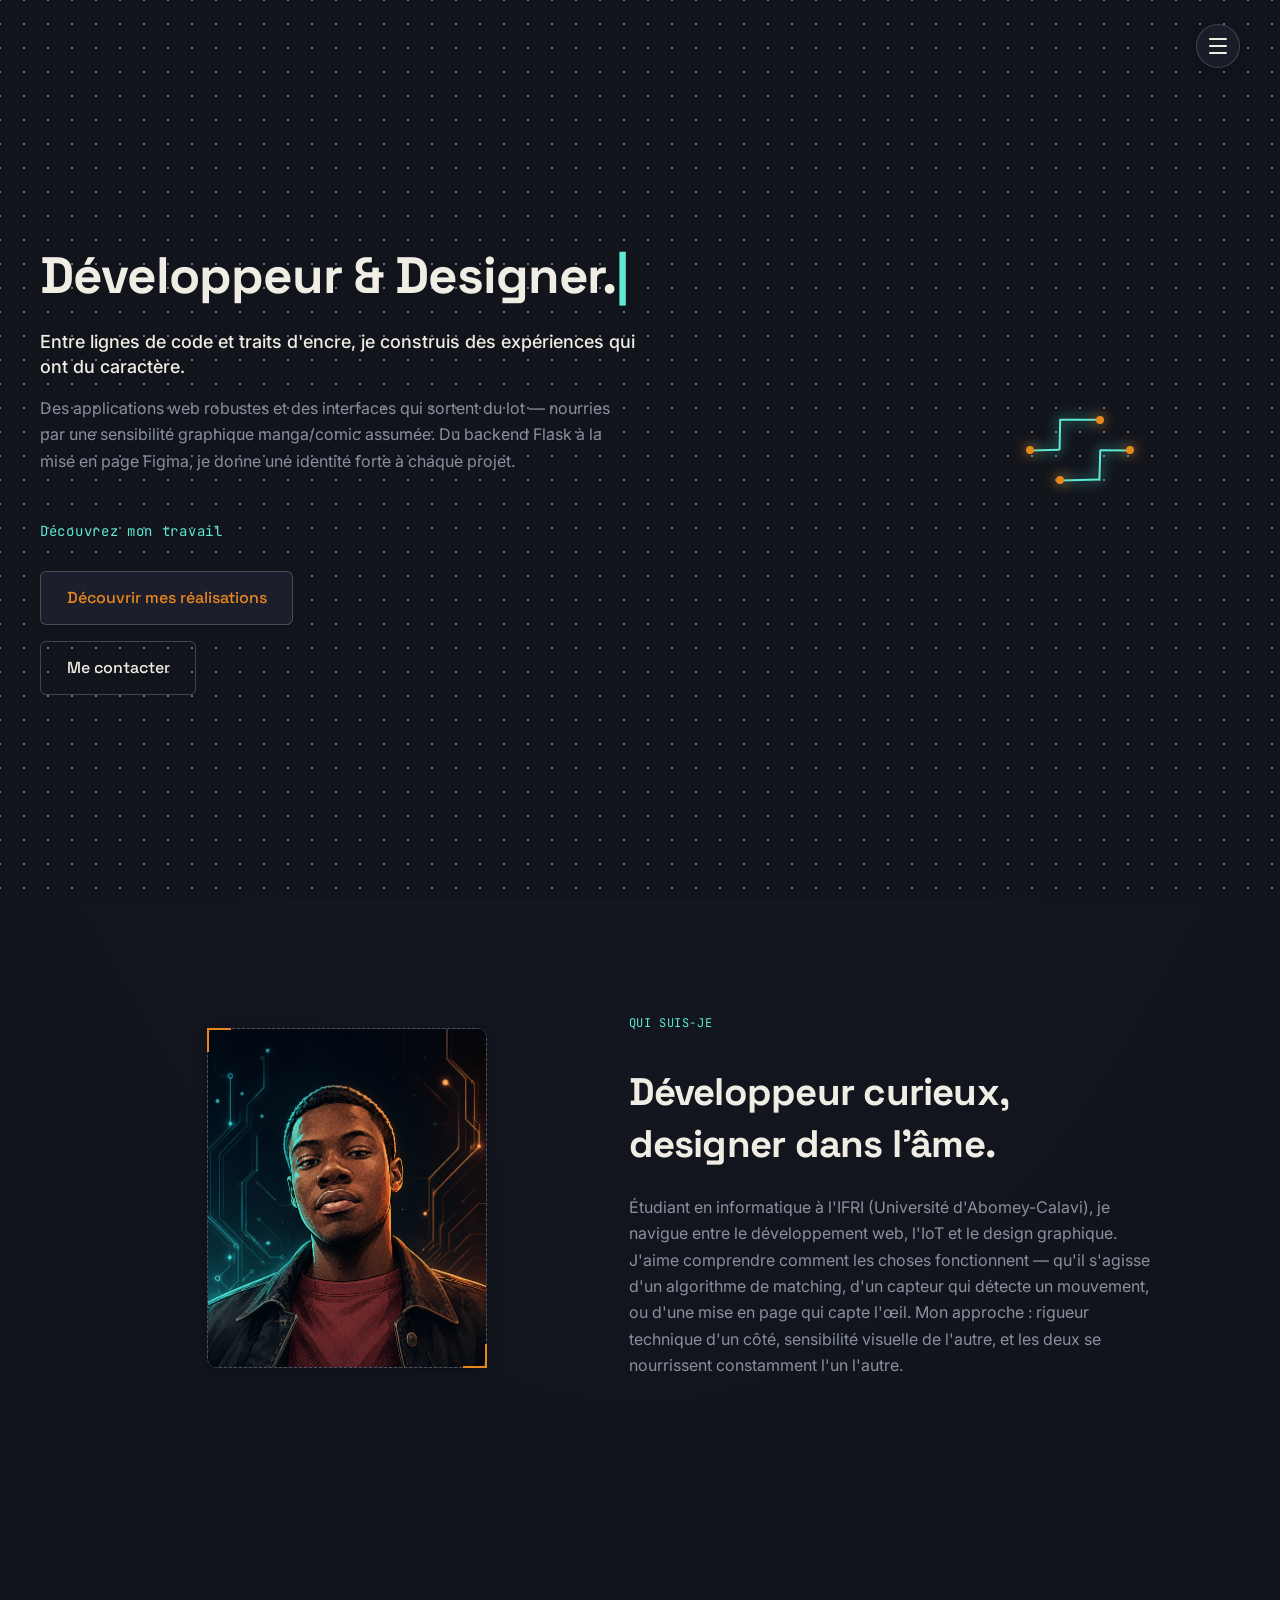
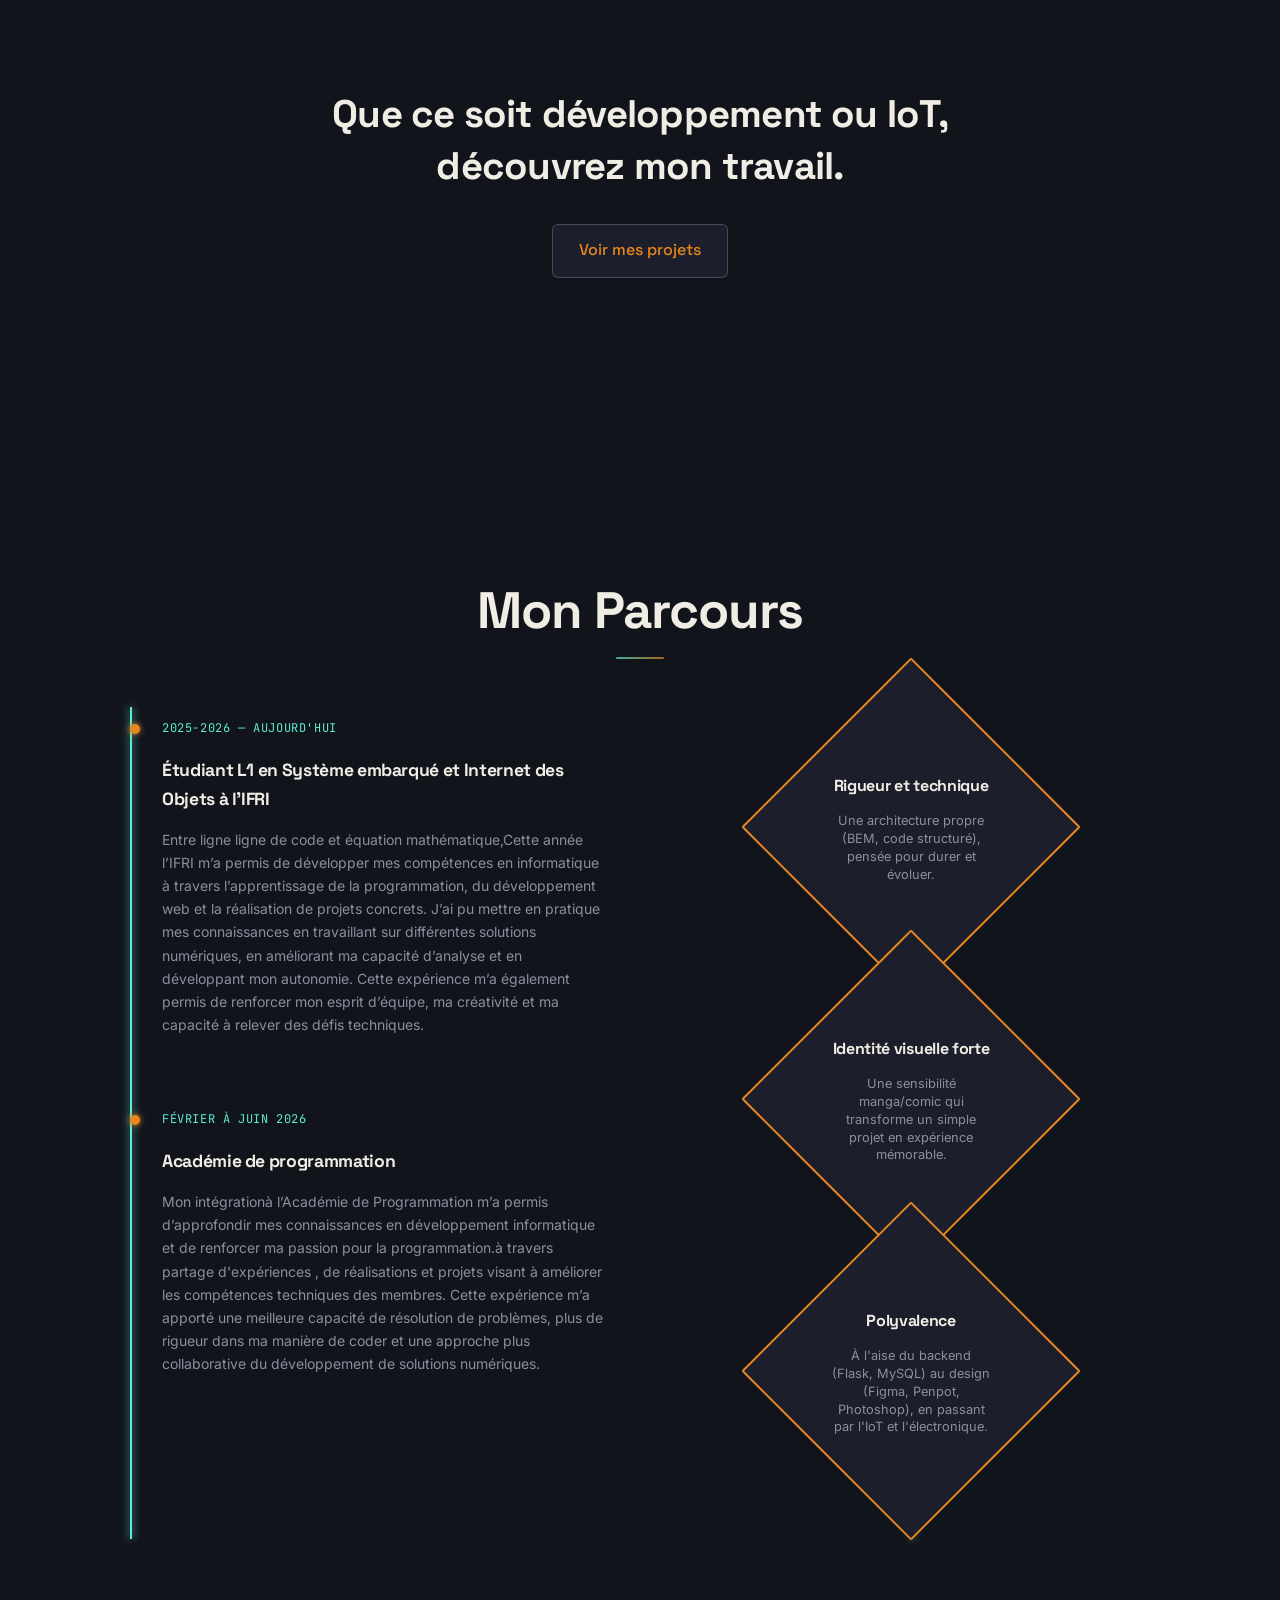
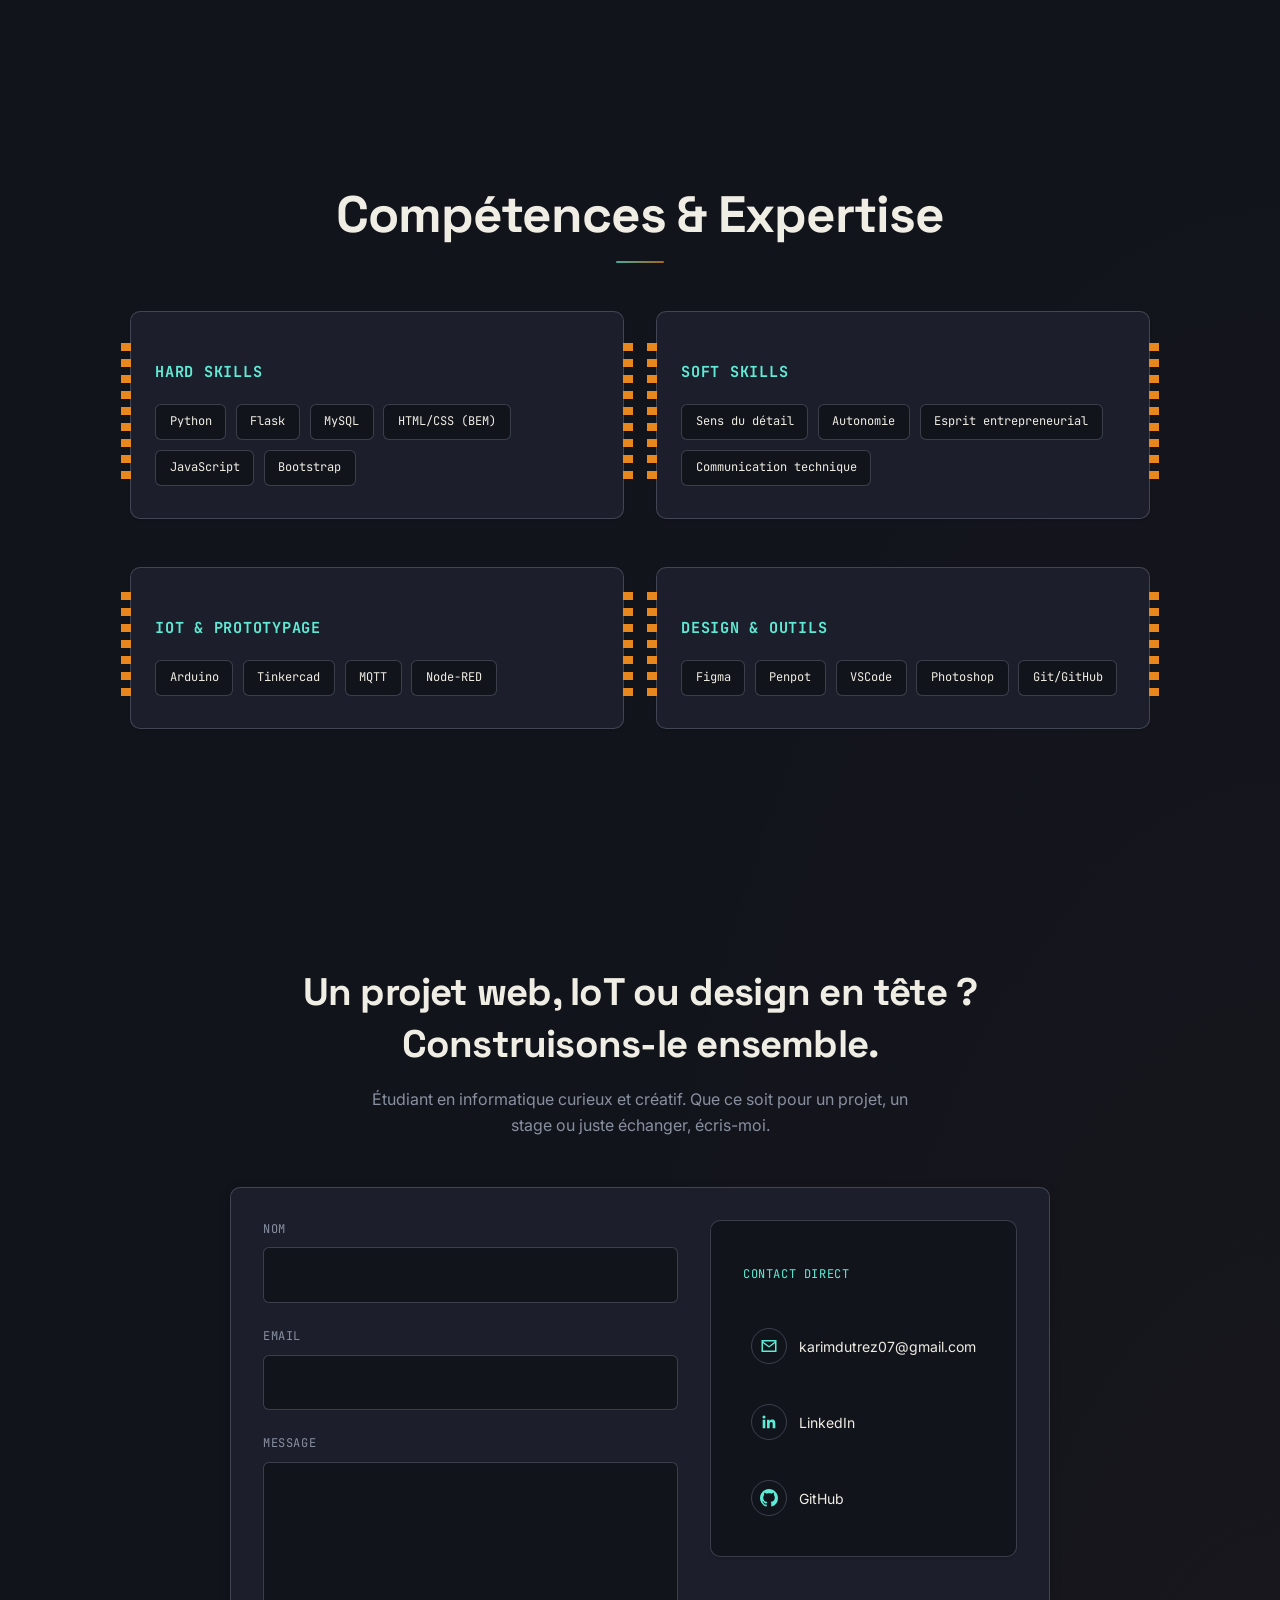
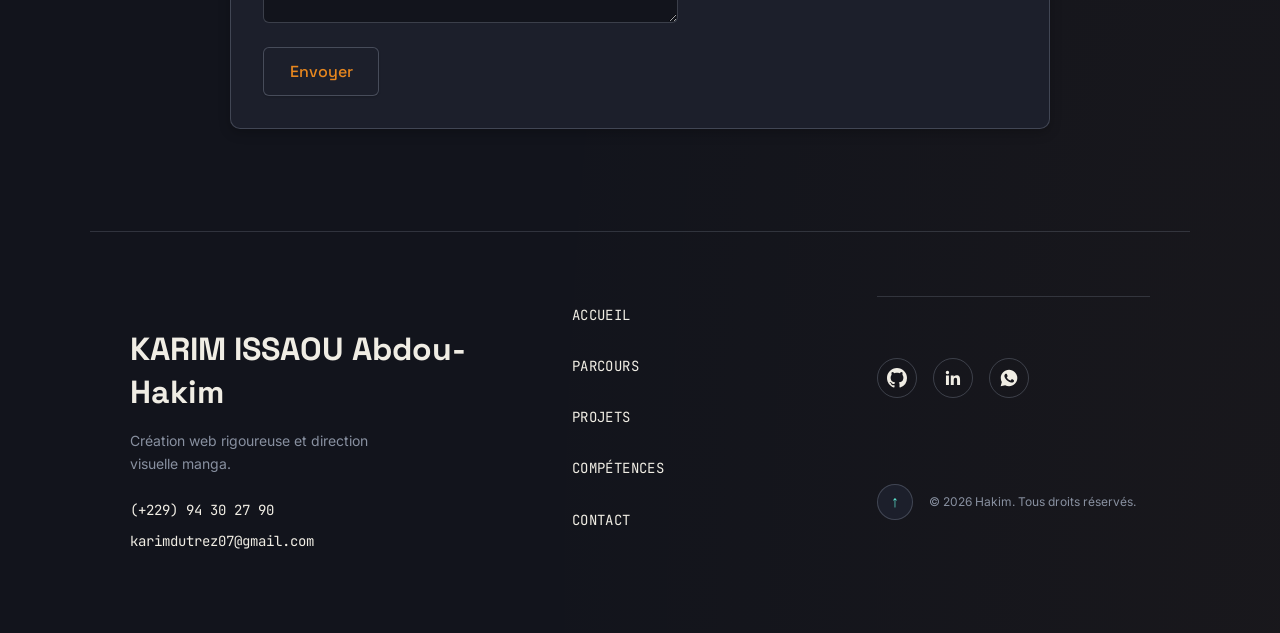
<file: index.html>
<!DOCTYPE html>
<html lang="fr">
<head>
    <meta charset="UTF-8">
    <meta name="viewport" content="width=device-width, initial-scale=1.0">
    <link rel="preconnect" href="https://fonts.googleapis.com">
    <link href="https://fonts.googleapis.com/css2?family=Space+Grotesk:wght@500;700&family=Inter:wght@400;500&family=JetBrains+Mono:wght@400;600&display=swap" rel="stylesheet">
    <link rel="stylesheet" href="styles.css">
    <link rel="icon" type="image/png" href="images/favicon.png">
    <script src="scripts.js" defer></script>
    <title>Développeur & Designer — Hakim</title>
    <meta name="description" content="Portfolio de KARIM ISSAOU Abdou-Hakim, étudiant en informatique à l'IFRI — développement web, IoT et design graphique.">
</head>

<body>
    <header class="site-header">
        <button class="nav-toggle" aria-label="Ouvrir le menu" aria-expanded="false" aria-controls="site-nav">
  <span class="nav-toggle__bar"></span>
  <span class="nav-toggle__bar"></span>
  <span class="nav-toggle__bar"></span>
</button>

<nav id="site-nav" class="site-nav" aria-label="Navigation principale">
  <a href="#presentation">Présentation</a>
  <a href="#competences">Compétences</a>
  <a href="#parcours">Parcours</a>
  <a href="#projets">Projets</a>
  <a href="#contact">Contact</a>
</nav>
    </header>

    <main>
        <section id="hero" class="hero">
            <canvas class="hero__canvas"></canvas>
            <div class="hero__content">
               <h1 class="hero__title">
                <span class="hero__title-visible" aria-hidden="true"></span>
                <span class="hero__title-sr-only sr-only">Développeur & Designer.</span>
                </h1>            
                <p class="hero__subtitle">Entre lignes de code et traits d'encre, je construis des expériences qui ont du caractère.</p>
                <p class="hero__description">Des applications web robustes et des interfaces qui sortent du lot — nourries par une sensibilité graphique manga/comic assumée. Du backend Flask à la mise en page Figma, je donne une identité forte à chaque projet.</p>
            <div class="hero__cta-group">
                <p class="hero__cta-label">Découvrez mon travail</p>
                <a href="#projets" class="hero__cta hero__cta--primary">Découvrir mes réalisations</a>
                <a href="#contact" class="hero__cta hero__cta--secondary">Me contacter</a>
            </div>
            </div>
            <div class="hero__visual">
                <canvas class="hero__sensor"></canvas>
            </div>
        </section>

        <section id="presentation" class="presentation">
         <div class="presentation__visual">
  <div class="presentation__avatar-placeholder">
    <img src="images\file_000000005cac82469929b2a4e5533a2c.png" alt="Portrait de Hakim" class="presentation__avatar-img">
  </div>
</div>

        <div class="presentation__text">
            <p class="presentation__eyebrow">Qui suis-je</p>
            <h2 class="presentation__title">Développeur curieux, designer dans l'âme.</h2>
            <p class="presentation__body">
             Étudiant en informatique à l'IFRI (Université d'Abomey-Calavi), je navigue entre le développement web,
            l'IoT et le design graphique. J'aime comprendre comment les choses fonctionnent — qu'il s'agisse
            d'un algorithme de matching, d'un capteur qui détecte un mouvement, ou d'une mise en page qui capte l'œil.
            Mon approche : rigueur technique d'un côté, sensibilité visuelle de l'autre, et les deux se nourrissent
            constamment l'un l'autre.
            </p>
        </div>

        </section>

            <section id="projets" class="projets">
        <canvas class="projets__canvas bg-canvas"></canvas>
          <div class="projets__cta-content">
              <h2 class="projets__title">Que ce soit développement ou IoT,<br>découvrez mon travail.</h2>
              <a href="projet.html" class="projets__cta-button">Voir mes projets</a>
         </div>
    </section>
<section id="parcours" class="parcours">
  <h2 class="parcours__title">Mon Parcours</h2>

  <div class="parcours__columns">
    <!-- Colonne 1 : timeline chronologique -->
    <div class="parcours__timeline">
      <div class="parcours__milestone">
        <div class="parcours__milestone-marker"></div>
        <div class="parcours__milestone-content">
          <p class="parcours__milestone-date">2025-2026 — Aujourd'hui</p>
          <h3 class="parcours__milestone-title">Étudiant L1 en Système embarqué et Internet des Objets à l'IFRI</h3>
          <p class="parcours__milestone-text">Entre ligne ligne de code et équation mathématique,Cette année l’IFRI m’a permis de développer mes compétences en informatique à travers l’apprentissage de la programmation, du développement web et la réalisation de projets concrets. J’ai pu mettre en pratique mes connaissances en travaillant sur différentes solutions numériques, en améliorant ma capacité d’analyse et en développant mon autonomie. Cette expérience m’a également permis de renforcer mon esprit d’équipe, ma créativité et ma capacité à relever des défis techniques.</p>
        </div>
      </div>

      <div class="parcours__milestone">
        <div class="parcours__milestone-marker"></div>
        <div class="parcours__milestone-content">
          <p class="parcours__milestone-date">février à juin 2026</p>
          <h3 class="parcours__milestone-title">Académie de programmation</h3>
          <p class="parcours__milestone-text">Mon intégrationà l’Académie de Programmation m’a permis d’approfondir mes connaissances en développement informatique et de renforcer ma passion pour la programmation.à travers partage d'expériences , de réalisations  et projets visant à améliorer les compétences techniques des membres. Cette expérience m’a apporté une meilleure capacité de résolution de problèmes, plus de rigueur dans ma manière de coder et une approche plus collaborative du développement de solutions numériques.</p>
        </div>
      </div>
    </div>

    <!-- Colonne 2 : les 3 losanges existants -->
    <div class="parcours__strengths">
      <article class="parcours__strength">
        <div class="parcours__strength-diamond"></div>
        <div class="parcours__strength-content">
          <h3 class="parcours__strength-title">Rigueur et technique</h3>
          <p class="parcours__strength-text">Une architecture propre (BEM, code structuré), pensée pour durer et évoluer.</p>
        </div>
      </article>
      <article class="parcours__strength">
        <div class="parcours__strength-diamond"></div>
        <div class="parcours__strength-content">
          <h3 class="parcours__strength-title">Identité visuelle forte</h3>
          <p class="parcours__strength-text">Une sensibilité manga/comic qui transforme un simple projet en expérience mémorable.</p>
        </div>
      </article>
      <article class="parcours__strength">
        <div class="parcours__strength-diamond"></div>
        <div class="parcours__strength-content">
          <h3 class="parcours__strength-title">Polyvalence</h3>
          <p class="parcours__strength-text">À l'aise du backend (Flask, MySQL) au design (Figma, Penpot, Photoshop), en passant par l'IoT et l'électronique.</p>
        </div>
      </article>
    </div>
  </div>
</section>

        <section id="competences" class="competences">
  <h2 class="competences__title">Compétences & Expertise</h2>

  <div class="competences__grid">
    <article class="competences__item">
      <h3 class="competences__item-title">Hard Skills</h3>
      <div class="competences__skills">
        <span class="competences__skill">Python</span>
        <span class="competences__skill">Flask</span>
        <span class="competences__skill">MySQL</span>
        <span class="competences__skill">HTML/CSS (BEM)</span>
        <span class="competences__skill">JavaScript</span>
        <span class="competences__skill">Bootstrap</span>
      </div>
    </article>

    <article class="competences__item">
      <h3 class="competences__item-title">Soft Skills</h3>
      <div class="competences__skills">
        <span class="competences__skill">Sens du détail</span>
        <span class="competences__skill">Autonomie</span>
        <span class="competences__skill">Esprit entrepreneurial</span>
        <span class="competences__skill">Communication technique</span>
      </div>
    </article>

    <article class="competences__item">
      <h3 class="competences__item-title">IoT & Prototypage</h3>
      <div class="competences__skills">
        <span class="competences__skill">Arduino</span>
        <span class="competences__skill">Tinkercad</span>
        <span class="competences__skill">MQTT</span>
        <span class="competences__skill">Node-RED</span>
      </div>
    </article>

    <article class="competences__item">
      <h3 class="competences__item-title">Design & Outils</h3>
      <div class="competences__skills">
        <span class="competences__skill">Figma</span>
        <span class="competences__skill">Penpot</span>
        <span class="competences__skill">VSCode</span>
        <span class="competences__skill">Photoshop</span>
        <span class="competences__skill">Git/GitHub</span>
      </div>
    </article>
  </div>
        </section>

<section id="contact" class="contact">
  <div class="contact__intro-block">
    <h2 class="contact__title">Un projet web, IoT ou design en tête ? Construisons-le ensemble.</h2>
    <p class="contact__intro">Étudiant en informatique curieux et créatif. Que ce soit pour un projet, un stage ou juste échanger, écris-moi.</p>
  </div>

  <div class="contact__columns">
    <form class="contact__form" action="https://formspree.io/f/TON_ID_ICI" method="POST">
      <div class="contact__field">
        <label for="name">Nom</label>
        <input type="text" id="name" name="name" required>
      </div>
      <div class="contact__field">
        <label for="email">Email</label>
        <input type="email" id="email" name="email" required>
      </div>
      <div class="contact__field">
        <label for="message">Message</label>
        <textarea id="message" name="message" rows="5" required></textarea>
      </div>
      <button type="submit" class="contact__submit">Envoyer</button>
    </form>

    <div class="contact__direct">
      <p class="contact__direct-label">Contact direct</p>
      <a href="mailto:karimdutrez07@gmail.com" class="contact__direct-link">
        <span class="contact__direct-icon">
          <svg viewBox="0 0 24 24" width="18" height="18" fill="currentColor"><path d="M2 4h20v16H2V4zm2 2v.01L12 12l8-5.99V6H4zm16 2.24l-7.4 5.55a1 1 0 0 1-1.2 0L4 8.24V18h16V8.24z"/></svg>
        </span>
        karimdutrez07@gmail.com
      </a>
      <a href="https://www.linkedin.com/in/hakim-issaou-676a4a39b" target="_blank" rel="noopener noreferrer" class="contact__direct-link">
        <span class="contact__direct-icon">
          <svg viewBox="0 0 24 24" width="18" height="18" fill="currentColor"><path d="M20.45 20.45h-3.55v-5.57c0-1.33-.025-3.04-1.85-3.04-1.855 0-2.14 1.445-2.14 2.94v5.67H9.36V9h3.41v1.56h.05c.475-.9 1.635-1.85 3.365-1.85 3.6 0 4.265 2.37 4.265 5.455v6.28zM5.34 7.43a2.06 2.06 0 1 1 0-4.12 2.06 2.06 0 0 1 0 4.12zM7.12 20.45H3.56V9h3.56v11.45z"/></svg>
        </span>
        LinkedIn
      </a>
      <a href="https://github.com/Kim-AII" target="_blank" rel="noopener noreferrer" class="contact__direct-link">
        <span class="contact__direct-icon">
          <svg viewBox="0 0 24 24" width="18" height="18" fill="currentColor"><path d="M12 0C5.37 0 0 5.37 0 12c0 5.31 3.435 9.795 8.205 11.385.6.105.825-.255.825-.57 0-.285-.015-1.23-.015-2.235-3.015.555-3.795-.735-4.035-1.41-.135-.345-.72-1.41-1.23-1.695-.42-.225-1.02-.78-.015-.795.945-.015 1.62.87 1.845 1.23 1.08 1.815 2.805 1.305 3.495.99.105-.78.42-1.305.765-1.605-2.67-.3-5.46-1.335-5.46-5.925 0-1.305.465-2.385 1.23-3.225-.12-.3-.54-1.53.12-3.18 0 0 1.005-.315 3.3 1.23.96-.27 1.98-.405 3-.405s2.04.135 3 .405c2.295-1.56 3.3-1.23 3.3-1.23.66 1.65.24 2.88.12 3.18.765.84 1.23 1.905 1.23 3.225 0 4.605-2.805 5.625-5.475 5.925.435.375.81 1.095.81 2.22 0 1.605-.015 2.895-.015 3.3 0 .315.225.69.825.57A12.02 12.02 0 0 0 24 12c0-6.63-5.37-12-12-12z"/></svg>
        </span>
        GitHub
      </a>
    </div>
  </div>
</section>
    </main>

<footer class="site-footer">
  <div class="site-footer__top">
    <div class="site-footer__brand">
      <p class="site-footer__logo">KARIM ISSAOU Abdou-Hakim</p>
      <p class="site-footer__tagline">Création web rigoureuse et direction visuelle manga.</p>
      <div class="site-footer__contact">
        <a href="tel:+22994302790">(+229) 94 30 27 90</a>
        <a href="mailto:karimdutrez07@gmail.com">karimdutrez07@gmail.com</a>
      </div>
    </div>

    <nav class="site-footer__nav" aria-label="Navigation du pied de page">
      <a href="index.html">Accueil</a>
      <a href="index.html#parcours">Parcours</a>
      <a href="index.html#projets">Projets</a>
      <a href="index.html#competences">Compétences</a>
      <a href="index.html#contact">Contact</a>
    </nav>

  <div class="site-footer__bottom">
    <div class="site-footer__socials">
      <a href="https://github.com/Kim-AII" target="_blank" rel="noopener noreferrer" aria-label="GitHub">
        <svg viewBox="0 0 24 24" width="20" height="20" fill="currentColor">
          <path d="M12 0C5.37 0 0 5.37 0 12c0 5.31 3.435 9.795 8.205 11.385.6.105.825-.255.825-.57 0-.285-.015-1.23-.015-2.235-3.015.555-3.795-.735-4.035-1.41-.135-.345-.72-1.41-1.23-1.695-.42-.225-1.02-.78-.015-.795.945-.015 1.62.87 1.845 1.23 1.08 1.815 2.805 1.305 3.495.99.105-.78.42-1.305.765-1.605-2.67-.3-5.46-1.335-5.46-5.925 0-1.305.465-2.385 1.23-3.225-.12-.3-.54-1.53.12-3.18 0 0 1.005-.315 3.3 1.23.96-.27 1.98-.405 3-.405s2.04.135 3 .405c2.295-1.56 3.3-1.23 3.3-1.23.66 1.65.24 2.88.12 3.18.765.84 1.23 1.905 1.23 3.225 0 4.605-2.805 5.625-5.475 5.925.435.375.81 1.095.81 2.22 0 1.605-.015 2.895-.015 3.3 0 .315.225.69.825.57A12.02 12.02 0 0 0 24 12c0-6.63-5.37-12-12-12z"/>
        </svg>
      </a>
      <a href="https://www.linkedin.com/in/hakim-issaou-676a4a39b?utm_source=share_via&utm_content=profile&utm_medium=member_android" target="_blank" rel="noopener noreferrer" aria-label="LinkedIn">
        <svg viewBox="0 0 24 24" width="20" height="20" fill="currentColor">
          <path d="M20.45 20.45h-3.55v-5.57c0-1.33-.025-3.04-1.85-3.04-1.855 0-2.14 1.445-2.14 2.94v5.67H9.36V9h3.41v1.56h.05c.475-.9 1.635-1.85 3.365-1.85 3.6 0 4.265 2.37 4.265 5.455v6.28zM5.34 7.43a2.06 2.06 0 1 1 0-4.12 2.06 2.06 0 0 1 0 4.12zM7.12 20.45H3.56V9h3.56v11.45z"/>
        </svg>
      </a>
      <a href="https://wa.me/22994302790" target="_blank" rel="noopener noreferrer" aria-label="WhatsApp">
        <svg viewBox="0 0 24 24" width="20" height="20" fill="currentColor">
          <path d="M12.04 2C6.58 2 2.13 6.45 2.13 11.91c0 1.77.46 3.42 1.27 4.86L2 22l5.36-1.36a9.9 9.9 0 0 0 4.68 1.19h.01c5.46 0 9.91-4.45 9.91-9.91C21.96 6.45 17.5 2 12.04 2zm5.79 14.13c-.24.68-1.4 1.3-1.93 1.34-.5.05-1.02.24-3.4-.71-2.88-1.15-4.72-4.06-4.86-4.25-.14-.19-1.17-1.55-1.17-2.96s.73-2.1.99-2.39c.26-.28.56-.35.75-.35.19 0 .38 0 .54.01.18.01.4-.07.63.48.24.58.81 1.99.88 2.13.07.14.12.31.02.5-.1.19-.15.31-.29.48-.14.17-.3.38-.43.51-.14.14-.29.29-.13.57.17.28.75 1.24 1.61 2.01 1.11.99 2.05 1.3 2.33 1.44.28.14.44.12.6-.07.17-.19.71-.83.9-1.11.19-.28.38-.24.63-.14.26.09 1.65.78 1.93.92.29.14.48.21.55.33.07.12.07.68-.17 1.36z"/>
        </svg>
      </a>
    </div>

    <div class="site-footer__meta">
      <button class="site-footer__back-to-top" aria-label="Remonter en haut de page">&uarr;</button>
      <p class="site-footer__copyright">&copy; 2026 Hakim. Tous droits réservés.</p>
    </div>
  </div>
</footer>
</body>
</html>
</file>
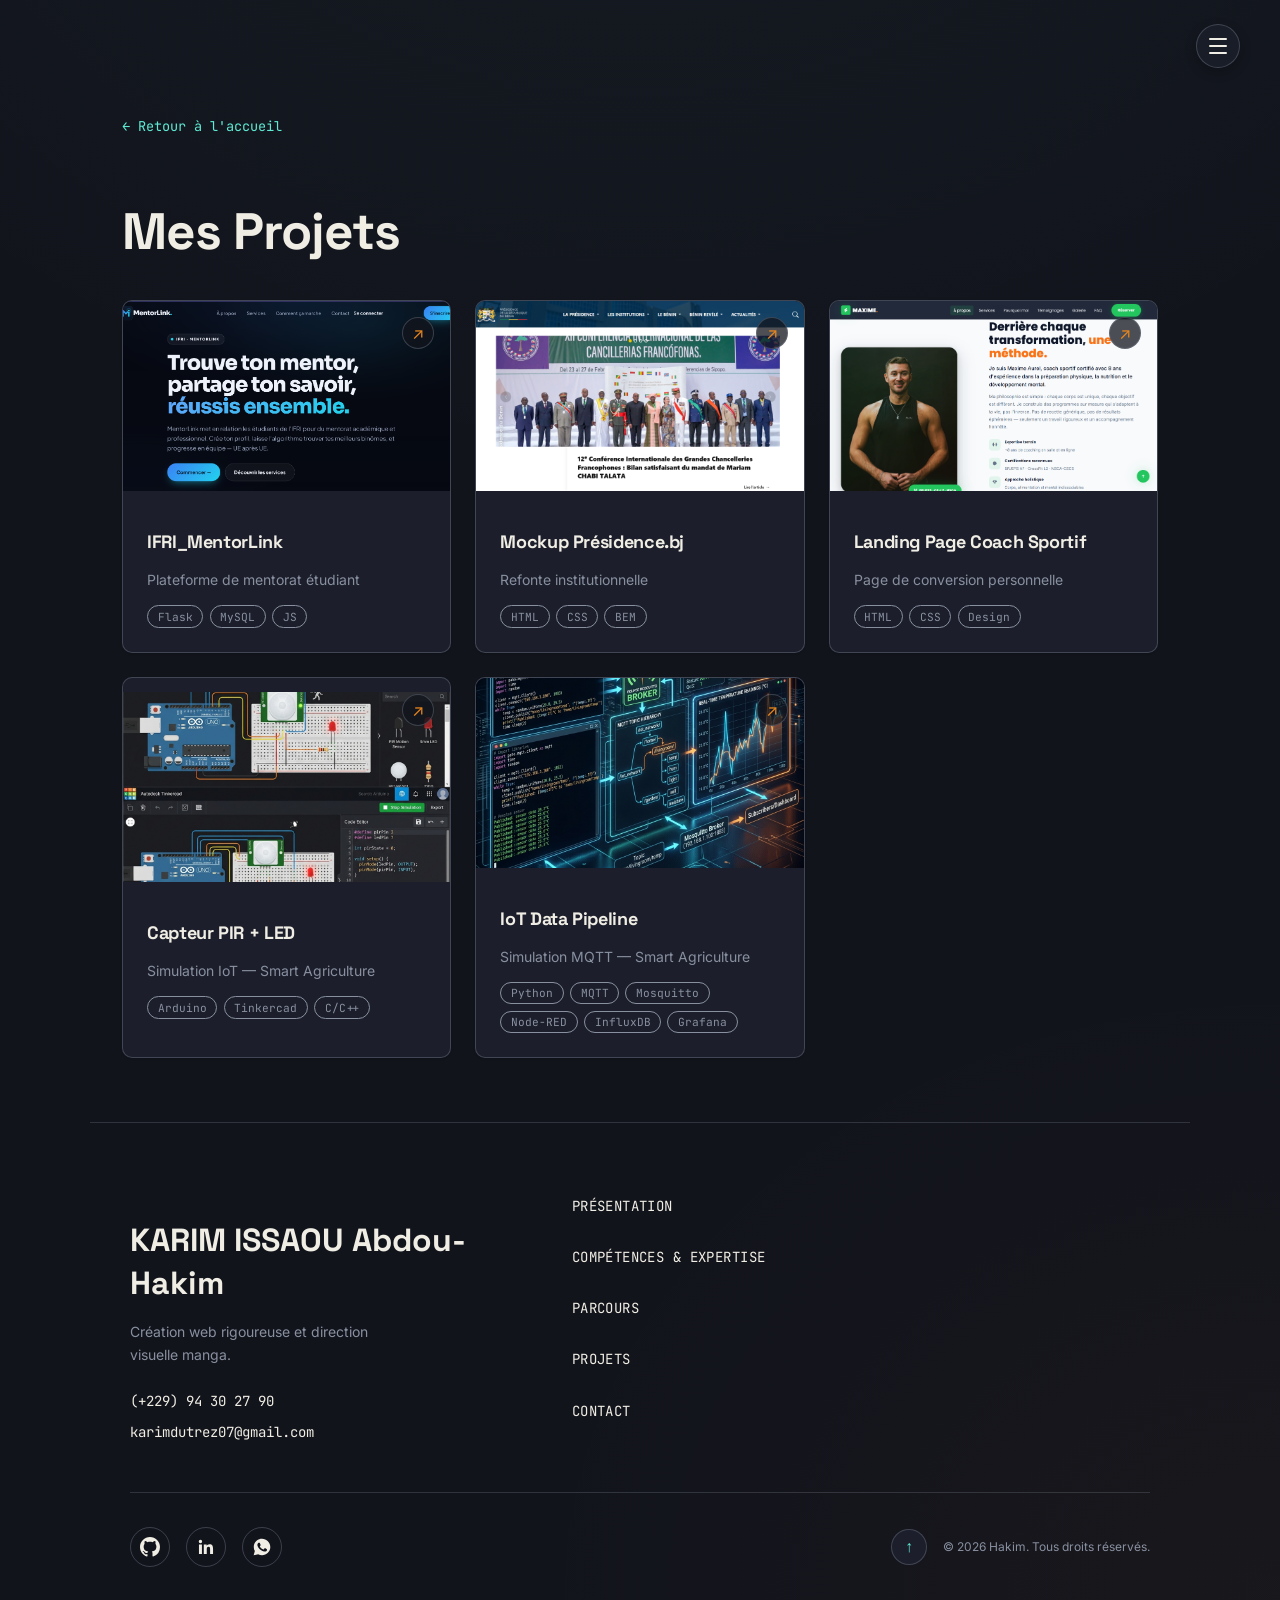
<file: projet.html>
<!DOCTYPE html>
<html lang="fr">
<head>
  <meta charset="UTF-8">
  <meta name="viewport" content="width=device-width, initial-scale=1.0">
  <link rel="preconnect" href="https://fonts.googleapis.com">
  <link href="https://fonts.googleapis.com/css2?family=Space+Grotesk:wght@500;700&family=Inter:wght@400;500&family=JetBrains+Mono:wght@400;600&display=swap" rel="stylesheet">
  <link rel="stylesheet" href="styles.css">
  <link rel="icon" type="image/png" href="images/favicon.png">
  <script src="scripts.js" defer></script>
  <title>Mes Projets — Hakim</title>
  <meta name="description" content="Détail des projets de Hakim : développement web, IoT et design.">
</head>
<body>

  <!-- Header avec bouton hamburger identique à index.html -->
  <header class="site-header">
    <button class="nav-toggle" aria-label="Ouvrir le menu" aria-expanded="false" aria-controls="site-nav">
      <span class="nav-toggle__bar"></span>
      <span class="nav-toggle__bar"></span>
      <span class="nav-toggle__bar"></span>
    </button>

    <nav id="site-nav" class="site-nav" aria-label="Navigation principale">
      <a href="index.html#presentation">Présentation</a>
      <a href="index.html#competences">Compétences &amp; Expertise</a>
      <a href="index.html#parcours">Parcours</a>
      <a href="index.html#projets">Projets</a>
      <a href="index.html#contact">Contact</a>
    </nav>
  </header>

  <main class="projets-page">
    <a href="index.html" class="projets-page__back">&larr; Retour à l'accueil</a>
    <h1 class="projets-page__title">Mes Projets</h1>

    <div class="projets-page__grid">

      <!-- Projet 1 : MentorLink -->
      <button class="projets-page__card" data-project="mentorlink">
        <img src="images/mentorlink.png" alt="Capture du projet IFRI_MentorLink" class="projets-page__card-img">
        <div class="projets-page__card-info">
          <h2 class="projets-page__card-title">IFRI_MentorLink</h2>
          <p class="projets-page__card-subtitle">Plateforme de mentorat étudiant</p>
          <div class="projets-page__card-tags">
            <span>Flask</span><span>MySQL</span><span>JS</span>
          </div>
        </div>
        <span class="projets-page__card-arrow">&#8599;</span>
      </button>

      <!-- Projet 2 : Présidence -->
      <button class="projets-page__card" data-project="presidence">
        <img src="images/presidence.png" alt="Capture du mockup Présidence.bj" class="projets-page__card-img">
        <div class="projets-page__card-info">
          <h2 class="projets-page__card-title">Mockup Présidence.bj</h2>
          <p class="projets-page__card-subtitle">Refonte institutionnelle</p>
          <div class="projets-page__card-tags">
            <span>HTML</span><span>CSS</span><span>BEM</span>
          </div>
        </div>
        <span class="projets-page__card-arrow">&#8599;</span>
      </button>

      <!-- Projet 3 : Coach Sportif -->
      <button class="projets-page__card" data-project="coach">
        <img src="images/coach.png" alt="Capture de la landing page Coach Sportif" class="projets-page__card-img">
        <div class="projets-page__card-info">
          <h2 class="projets-page__card-title">Landing Page Coach Sportif</h2>
          <p class="projets-page__card-subtitle">Page de conversion personnelle</p>
          <div class="projets-page__card-tags">
            <span>HTML</span><span>CSS</span><span>Design</span>
          </div>
        </div>
        <span class="projets-page__card-arrow">&#8599;</span>
      </button>

      <!-- Projet 4 : Capteur PIR -->
      <button class="projets-page__card" data-project="pir">
        <img src="images/pir.png" alt="Simulation du capteur PIR sur Tinkercad" class="projets-page__card-img">
        <div class="projets-page__card-info">
          <h2 class="projets-page__card-title">Capteur PIR + LED</h2>
          <p class="projets-page__card-subtitle">Simulation IoT — Smart Agriculture</p>
          <div class="projets-page__card-tags">
            <span>Arduino</span><span>Tinkercad</span><span>C/C++</span>
          </div>
        </div>
        <span class="projets-page__card-arrow">&#8599;</span>
      </button>

      <!-- Projet 5 : MQTT -->
      <button class="projets-page__card" data-project="mqtt">
        <img src="images/mqtt.png" alt="Pipeline IoT MQTT" class="projets-page__card-img">
        <div class="projets-page__card-info">
          <h2 class="projets-page__card-title">IoT Data Pipeline</h2>
          <p class="projets-page__card-subtitle">Simulation MQTT — Smart Agriculture</p>
          <div class="projets-page__card-tags">
            <span>Python</span><span>MQTT</span><span>Mosquitto</span><span>Node-RED</span><span>InfluxDB</span><span>Grafana</span>
          </div>
        </div>
        <span class="projets-page__card-arrow">&#8599;</span>
      </button>
    </div>
  </main>

  <!-- L'overlay : UN SEUL bloc, réutilisé pour les 5 projets -->
  <div class="project-overlay" id="project-overlay" aria-hidden="true">
    <button class="project-overlay__close" aria-label="Fermer le détail">&times;</button>
    <div class="project-overlay__content" id="project-overlay-content">
      <!-- rempli dynamiquement par JS -->
    </div>
  </div>

<footer class="site-footer">
  <div class="site-footer__top">
    <div class="site-footer__brand">
      <p class="site-footer__logo">KARIM ISSAOU Abdou-Hakim</p>
      <p class="site-footer__tagline">Création web rigoureuse et direction visuelle manga.</p>
      <div class="site-footer__contact">
        <a href="tel:+22994302790">(+229) 94 30 27 90</a>
        <a href="mailto:karimdutrez07@gmail.com">karimdutrez07@gmail.com</a>
      </div>
    </div>

    <nav class="site-footer__nav" aria-label="Navigation du pied de page">
      <a href="index.html#presentation">Présentation</a>
      <a href="index.html#competences">Compétences &amp; Expertise</a>
      <a href="index.html#parcours">Parcours</a>
      <a href="index.html#projets">Projets</a>
      <a href="index.html#contact">Contact</a>
    </nav>
  </div>

  <div class="site-footer__bottom">
    <div class="site-footer__socials">
      <a href="https://github.com/Kim-AII" target="_blank" rel="noopener noreferrer" aria-label="GitHub">
        <svg viewBox="0 0 24 24" width="20" height="20" fill="currentColor">
          <path d="M12 0C5.37 0 0 5.37 0 12c0 5.31 3.435 9.795 8.205 11.385.6.105.825-.255.825-.57 0-.285-.015-1.23-.015-2.235-3.015.555-3.795-.735-4.035-1.41-.135-.345-.72-1.41-1.23-1.695-.42-.225-1.02-.78-.015-.795.945-.015 1.62.87 1.845 1.23 1.08 1.815 2.805 1.305 3.495.99.105-.78.42-1.305.765-1.605-2.67-.3-5.46-1.335-5.46-5.925 0-1.305.465-2.385 1.23-3.225-.12-.3-.54-1.53.12-3.18 0 0 1.005-.315 3.3 1.23.96-.27 1.98-.405 3-.405s2.04.135 3 .405c2.295-1.56 3.3-1.23 3.3-1.23.66 1.65.24 2.88.12 3.18.765.84 1.23 1.905 1.23 3.225 0 4.605-2.805 5.625-5.475 5.925.435.375.81 1.095.81 2.22 0 1.605-.015 2.895-.015 3.3 0 .315.225.69.825.57A12.02 12.02 0 0 0 24 12c0-6.63-5.37-12-12-12z"/>
        </svg>
      </a>
      <a href="https://www.linkedin.com/in/hakim-issaou-676a4a39b?utm_source=share_via&utm_content=profile&utm_medium=member_android" target="_blank" rel="noopener noreferrer" aria-label="LinkedIn">
        <svg viewBox="0 0 24 24" width="20" height="20" fill="currentColor">
          <path d="M20.45 20.45h-3.55v-5.57c0-1.33-.025-3.04-1.85-3.04-1.855 0-2.14 1.445-2.14 2.94v5.67H9.36V9h3.41v1.56h.05c.475-.9 1.635-1.85 3.365-1.85 3.6 0 4.265 2.37 4.265 5.455v6.28zM5.34 7.43a2.06 2.06 0 1 1 0-4.12 2.06 2.06 0 0 1 0 4.12zM7.12 20.45H3.56V9h3.56v11.45z"/>
        </svg>
      </a>
      <a href="https://wa.me/22994302790" target="_blank" rel="noopener noreferrer" aria-label="WhatsApp">
        <svg viewBox="0 0 24 24" width="20" height="20" fill="currentColor">
          <path d="M12.04 2C6.58 2 2.13 6.45 2.13 11.91c0 1.77.46 3.42 1.27 4.86L2 22l5.36-1.36a9.9 9.9 0 0 0 4.68 1.19h.01c5.46 0 9.91-4.45 9.91-9.91C21.96 6.45 17.5 2 12.04 2zm5.79 14.13c-.24.68-1.4 1.3-1.93 1.34-.5.05-1.02.24-3.4-.71-2.88-1.15-4.72-4.06-4.86-4.25-.14-.19-1.17-1.55-1.17-2.96s.73-2.1.99-2.39c.26-.28.56-.35.75-.35.19 0 .38 0 .54.01.18.01.4-.07.63.48.24.58.81 1.99.88 2.13.07.14.12.31.02.5-.1.19-.15.31-.29.48-.14.17-.3.38-.43.51-.14.14-.29.29-.13.57.17.28.75 1.24 1.61 2.01 1.11.99 2.05 1.3 2.33 1.44.28.14.44.12.6-.07.17-.19.71-.83.9-1.11.19-.28.38-.24.63-.14.26.09 1.65.78 1.93.92.29.14.48.21.55.33.07.12.07.68-.17 1.36z"/>
        </svg>
      </a>
    </div>

    <div class="site-footer__meta">
      <button class="site-footer__back-to-top" aria-label="Remonter en haut de page">&uarr;</button>
      <p class="site-footer__copyright">&copy; 2026 Hakim. Tous droits réservés.</p>
    </div>
  </div>
</footer>
<div class="lightbox" id="lightbox" aria-hidden="true">
  <button class="lightbox__close" aria-label="Fermer l'aperçu">&times;</button>
  <div class="lightbox__inner" id="lightbox-content"></div>
</div>
</body>
</html>
</file>
<file: styles.css>
:root {
  /* Couleurs — identité conservée */
  --color-ink:         #12141C;
  --color-ink-soft:    #1C1F2B;
  --color-paper:       #F0EDE4;
  --color-graphite:    #8890A0;
  --color-graphite-soft: #6B7285;
  --color-solder:      #E8871E;
  --color-signal:      #5EEAD4;

  /* Espacements */
  --space-xs:  0.5rem;
  --space-sm:  0.75rem;
  --space-md:  1rem;
  --space-lg:  1.5rem;
  --space-xl:  2rem;
  --space-2xl: 3rem;
  --space-3xl: 4rem;
  --space-section: clamp(4rem, 8vw, 7rem);
  --container-max: 1100px;
  --container-gutter: clamp(1.25rem, 4vw, 2.5rem);

  /* Rayons */
  --radius-sm: 6px;
  --radius-md: 10px;
  --radius-lg: 14px;
  --radius-full: 9999px;

  /* Ombres — profondeur douce */
  --shadow-xs: 0 1px 2px rgba(0, 0, 0, 0.18);
  --shadow-sm: 0 4px 12px rgba(0, 0, 0, 0.22);
  --shadow-md: 0 8px 24px rgba(0, 0, 0, 0.28);
  --shadow-lg: 0 16px 40px rgba(0, 0, 0, 0.32);
  --shadow-glow-signal: 0 0 20px rgba(94, 234, 212, 0.15);
  --shadow-glow-solder: 0 0 20px rgba(232, 135, 30, 0.18);

  /* Transitions */
  --ease-out: cubic-bezier(0.22, 1, 0.36, 1);
  --duration-fast: 200ms;
  --duration-base: 320ms;
  --duration-slow: 480ms;

  /* Typographie */
  --text-xs: 0.75rem;
  --text-sm: 0.875rem;
  --text-base: 1rem;
  --text-lg: 1.125rem;
  --text-xl: clamp(1.5rem, 2.5vw, 2.125rem);
  --text-2xl: clamp(1.75rem, 3vw, 2.625rem);
  --text-3xl: clamp(2rem, 4vw, 3.25rem);
  --leading-tight: 1.15;
  --leading-snug: 1.35;
  --leading-normal: 1.65;
  --tracking-tight: -0.02em;
  --tracking-wide: 0.05em;
}

*, *::before, *::after {
  box-sizing: border-box;
}

html {
  scroll-behavior: smooth;
  -webkit-font-smoothing: antialiased;
  -moz-osx-font-smoothing: grayscale;
}

@media (prefers-reduced-motion: reduce) {
  html {
    scroll-behavior: auto;
  }
}

body {
  background-color: var(--color-ink);
  color: var(--color-paper);
  font-family: 'Inter', sans-serif;
  font-size: var(--text-base);
  line-height: var(--leading-normal);
  margin: 0;
  background-image:
    radial-gradient(ellipse 80% 50% at 50% -20%, rgba(94, 234, 212, 0.04), transparent),
    radial-gradient(ellipse 60% 40% at 100% 100%, rgba(232, 135, 30, 0.03), transparent);
}

::selection {
  background-color: rgba(94, 234, 212, 0.25);
  color: var(--color-paper);
}

h1, h2, h3 {
  font-family: 'Space Grotesk', sans-serif;
  font-weight: 700;
  letter-spacing: var(--tracking-tight);
}

/* Focus accessible — visible uniquement au clavier */
:focus-visible {
  outline: 2px solid var(--color-signal);
  outline-offset: 3px;
}

/* Boutons & liens interactifs — base commune */
.btn-interactive {
  transition:
    transform var(--duration-fast) var(--ease-out),
    box-shadow var(--duration-base) var(--ease-out),
    border-color var(--duration-fast) var(--ease-out),
    color var(--duration-fast) var(--ease-out),
    background-color var(--duration-fast) var(--ease-out);
}

.btn-interactive:hover {
  transform: translateY(-2px);
}

.btn-interactive:active {
  transform: translateY(0);
}

@media (prefers-reduced-motion: reduce) {
  .btn-interactive:hover,
  .btn-interactive:active {
    transform: none;
  }
}

/* === Bouton hamburger === */
.nav-toggle {
  position: fixed;
  top: var(--space-lg);
  right: var(--container-gutter);
  z-index: 200;
  width: 44px;
  height: 44px;
  display: flex;
  flex-direction: column;
  justify-content: center;
  align-items: center;
  gap: 5px;
  background-color: rgba(28, 31, 43, 0.85);
  backdrop-filter: blur(12px);
  -webkit-backdrop-filter: blur(12px);
  border: 1px solid rgba(136, 144, 160, 0.35);
  border-radius: var(--radius-full);
  cursor: pointer;
  box-shadow: var(--shadow-sm);
  transition:
    border-color var(--duration-fast) var(--ease-out),
    box-shadow var(--duration-base) var(--ease-out),
    background-color var(--duration-fast) var(--ease-out);
}

.nav-toggle:hover {
  border-color: var(--color-signal);
  box-shadow: var(--shadow-glow-signal);
}

.nav-toggle:active {
  transform: scale(0.96);
}

.nav-toggle__bar {
  width: 18px;
  height: 2px;
  background-color: var(--color-paper);
  border-radius: 1px;
  transition: transform var(--duration-base) var(--ease-out), opacity var(--duration-fast) ease;
}

.nav-toggle.is-open .nav-toggle__bar:nth-child(1) {
  transform: translateY(8px) rotate(45deg);
}
.nav-toggle.is-open .nav-toggle__bar:nth-child(2) {
  opacity: 0;
}
.nav-toggle.is-open .nav-toggle__bar:nth-child(3) {
  transform: translateY(-8px) rotate(-45deg);
}

/* === Panneau de navigation === */
.site-nav {
  position: fixed;
  inset: 0;
  z-index: 150;
  display: flex;
  flex-direction: column;
  justify-content: center;
  align-items: center;
  gap: var(--space-xl);
  background-color: rgba(18, 20, 28, 0.97);
  backdrop-filter: blur(20px);
  -webkit-backdrop-filter: blur(20px);
  opacity: 0;
  visibility: hidden;
  transition: opacity var(--duration-base) var(--ease-out), visibility var(--duration-base);
}

.site-nav.is-open {
  opacity: 1;
  visibility: visible;
}

.site-nav a {
  font-family: 'JetBrains Mono', monospace;
  font-size: clamp(1.125rem, 3vw, 1.5rem);
  text-transform: uppercase;
  letter-spacing: var(--tracking-wide);
  color: var(--color-paper);
  text-decoration: none;
  padding: var(--space-xs) var(--space-md);
  position: relative;
  transition: color var(--duration-fast) var(--ease-out);
}

.site-nav a::after {
  content: '';
  position: absolute;
  bottom: 0;
  left: 50%;
  width: 0;
  height: 1px;
  background-color: var(--color-signal);
  transition: width var(--duration-base) var(--ease-out), left var(--duration-base) var(--ease-out);
}

.site-nav a:hover {
  color: var(--color-signal);
}

.site-nav a:hover::after {
  width: 100%;
  left: 0;
}

.site-header__logo {
  font-family: 'Space Grotesk', sans-serif;
  font-weight: 700;
  font-size: 1.25rem;
  color: var(--color-paper);
  text-decoration: none;
}

/* === Hero === */
.hero {
  position: relative;
  min-height: 100vh;
  min-height: 100dvh;
  display: flex;
  flex-direction: row;
  justify-content: space-between;
  align-items: center;
  padding: var(--space-section) var(--container-gutter);
  background-color: var(--color-ink);
  gap: var(--space-3xl);
  overflow: hidden;
}

.hero__canvas {
  position: absolute;
  inset: 0;
  width: 100%;
  height: 100%;
  z-index: 0;
}

.hero__content {
  position: relative;
  z-index: 1;
  flex: 1;
  max-width: 640px;
}

.hero__visual {
  position: relative;
  z-index: 1;
  flex-shrink: 0;
  width: 320px;
  height: 320px;
}

.hero__sensor {
  width: 100%;
  height: 100%;
}

.projets-page {
  padding: calc(var(--space-section) + 2rem) var(--container-gutter) var(--space-section);
  max-width: var(--container-max);
  margin: 0 auto;
}

.projets-page__title {
  font-weight: 700;
  font-size: var(--text-3xl);
  line-height: var(--leading-tight);
  color: var(--color-paper);
  margin-bottom: var(--space-2xl);
  letter-spacing: var(--tracking-tight);
}

@media (max-width: 768px) {
  .hero {
    flex-direction: column;
    justify-content: center;
    text-align: center;
    padding-top: calc(var(--space-section) + 2rem);
  }

  .hero__content {
    max-width: 100%;
  }

  .hero__subtitle,
  .hero__description {
    max-width: none;
    margin-left: auto;
    margin-right: auto;
  }

  .hero__cta-group {
    align-items: center;
    width: 100%;
  }

  .hero__visual {
    display: none;
  }

  .presentation {
    flex-direction: column;
    text-align: center;
  }

  .presentation__body {
    margin: 0 auto;
  }
}

@media (prefers-reduced-motion: reduce) {
  .hero__title-visible::after,
  .parcours__strength-diamond,
  .projets-page__card:hover .projets-page__card-img {
    animation: none;
    transform: none;
  }

  .hero__cta--primary:hover,
  .hero__cta--secondary:hover,
  .projets__cta-button:hover,
  .contact__submit:hover,
  .projets-page__card:hover,
  .competences__item:hover,
  .presentation__avatar-placeholder:hover {
    transform: none;
  }
}

.hero::before {
  content: "";
  position: absolute;
  inset: 0;
  background: radial-gradient(circle at center, var(--color-ink) 0%, transparent 70%);
  z-index: 0;
}

.hero__cta-label {
  font-family: 'JetBrains Mono', monospace;
  font-size: var(--text-sm);
  letter-spacing: var(--tracking-wide);
  color: var(--color-signal);
  margin-bottom: var(--space-sm);
}

.hero__cta-group {
  display: flex;
  flex-direction: column;
  align-items: flex-start;
  gap: var(--space-md);
  margin-top: var(--space-xl);
}

.hero__subtitle {
  font-size: var(--text-lg);
  font-weight: 500;
  color: var(--color-paper);
  line-height: var(--leading-snug);
  margin-bottom: var(--space-md);
  max-width: 52ch;
}

.hero__description {
  font-size: var(--text-base);
  color: var(--color-graphite);
  line-height: var(--leading-normal);
  max-width: 58ch;
}

.hero__cta--primary,
.hero__cta--secondary,
.projets__cta-button,
.contact__submit,
.project-overlay__links a {
  display: inline-flex;
  align-items: center;
  justify-content: center;
  font-family: 'Space Grotesk', sans-serif;
  font-weight: 500;
  font-size: var(--text-base);
  padding: 0.8rem 1.6rem;
  text-decoration: none;
  border-radius: var(--radius-sm);
  cursor: pointer;
  transition:
    transform var(--duration-fast) var(--ease-out),
    box-shadow var(--duration-base) var(--ease-out),
    border-color var(--duration-fast) var(--ease-out),
    color var(--duration-fast) var(--ease-out),
    background-color var(--duration-fast) var(--ease-out);
}

.hero__cta--primary,
.projets__cta-button,
.contact__submit {
  color: var(--color-solder);
  background: var(--color-ink-soft);
  border: 1px solid rgba(136, 144, 160, 0.4);
  box-shadow: var(--shadow-xs);
}

.hero__cta--secondary {
  color: var(--color-paper);
  background: transparent;
  border: 1px solid rgba(136, 144, 160, 0.4);
}

.hero__cta--primary:hover,
.hero__cta--secondary:hover,
.projets__cta-button:hover,
.contact__submit:hover {
  transform: translateY(-2px);
  border-color: var(--color-signal);
  box-shadow: var(--shadow-glow-signal);
}

.hero__cta--primary:active,
.hero__cta--secondary:active,
.projets__cta-button:active,
.contact__submit:active {
  transform: translateY(0);
}

.hero__cta--primary:focus-visible,
.hero__cta--secondary:focus-visible,
.projets__cta-button:focus-visible,
.contact__submit:focus-visible {
  border-color: var(--color-signal);
  box-shadow: var(--shadow-glow-signal);
}

.hero__title {
  font-weight: 700;
  font-size: var(--text-3xl);
  line-height: var(--leading-tight);
  color: var(--color-paper);
  margin-bottom: var(--space-lg);
  letter-spacing: var(--tracking-tight);
}

.hero__title,
.hero__subtitle,
.hero__description,
.hero__cta-group {
  position: relative;
  z-index: 1;
}
.sr-only {
  position: absolute;
  width: 1px;
  height: 1px;
  padding: 0;
  margin: -1px;
  overflow: hidden;
  clip: rect(0, 0, 0, 0);
  white-space: nowrap;
  border: 0;
}

.hero__title-visible::after {
  content: '|';
  color: var(--color-signal);
  animation: cursor-blink 0.8s step-end infinite;
}

@keyframes cursor-blink {
  0%, 50% { opacity: 1; }
  51%, 100% { opacity: 0; }
}

/* === Presentation === */

.presentation {
  display: flex;
  align-items: center;
  gap: var(--space-3xl);
  padding: var(--space-section) var(--container-gutter);
  max-width: var(--container-max);
  margin: 0 auto;
}

.presentation__text {
  flex: 1.2;
}

.presentation__eyebrow {
  font-family: 'JetBrains Mono', monospace;
  font-size: var(--text-xs);
  text-transform: uppercase;
  letter-spacing: var(--tracking-wide);
  color: var(--color-signal);
  margin-bottom: var(--space-sm);
}

.presentation__title {
  font-size: var(--text-2xl);
  margin-bottom: var(--space-lg);
  line-height: var(--leading-snug);
}

.presentation__body {
  color: var(--color-graphite);
  line-height: var(--leading-normal);
  max-width: 60ch;
  font-size: var(--text-base);
}

.presentation__visual {
  flex: 1;
  display: flex;
  justify-content: center;
  order: -1; /* passe avant .presentation__text visuellement, sans toucher au HTML */
}

/* Le cadre placeholder, avec des coins façon "viseur technique" plutôt qu'un simple rectangle vide */
.presentation__avatar-placeholder {
  position: relative;
  width: 280px;
  height: 340px;
  border: 1px dashed rgba(136, 144, 160, 0.45);
  border-radius: var(--radius-md);
  display: flex;
  align-items: center;
  justify-content: center;
  background-color: var(--color-ink-soft);
  box-shadow: var(--shadow-sm);
  transition:
    border-color var(--duration-base) var(--ease-out),
    box-shadow var(--duration-base) var(--ease-out),
    transform var(--duration-base) var(--ease-out);
}

.presentation__avatar-placeholder:hover {
  border-color: rgba(94, 234, 212, 0.4);
  box-shadow: var(--shadow-md), var(--shadow-glow-signal);
  transform: translateY(-4px);
}
.presentation__avatar-img {
  width: 100%;
  height: 100%;
  object-fit: cover;
  border-radius: 8px;
}
/* 4 coins en L, façon viseur d'appareil photo/scanner */
.presentation__avatar-placeholder::before,
.presentation__avatar-placeholder::after {
  content: '';
  position: absolute;
  width: 24px;
  height: 24px;
  border-color: var(--color-solder);
  border-style: solid;
}

.presentation__avatar-placeholder::before {
  top: -1px;
  left: -1px;
  border-width: 2px 0 0 2px;
}

.presentation__avatar-placeholder::after {
  bottom: -1px;
  right: -1px;
  border-width: 0 2px 2px 0;
}

.presentation__avatar-placeholder-text {
  font-family: 'JetBrains Mono', monospace;
  font-size: 0.8rem;
  color: var(--color-graphite);
  text-align: center;
  padding: 1rem;
}

/* === Parcours === */
.parcours {
  padding: var(--space-section) var(--container-gutter);
  max-width: var(--container-max);
  margin: 0 auto;
}

.parcours__columns {
  display: grid;
  grid-template-columns: 1fr 1fr;
  gap: var(--space-3xl);
  margin-top: var(--space-2xl);
}

/* --- Colonne 1 : timeline --- */
.parcours__timeline {
  position: relative;
  padding-left: 2rem;
}

.parcours__timeline::before {
  content: '';
  position: absolute;
  left: 0;
  top: 0;
  bottom: 0;
  width: 2px;
  background-color: var(--color-signal);
  box-shadow: 0 0 8px var(--color-signal);
}

.parcours__milestone {
  position: relative;
  padding-bottom: 3rem;
}

.parcours__milestone-marker {
  position: absolute;
  left: -2rem;
  top: 0.35rem;
  width: 10px;
  height: 10px;
  border-radius: 50%;
  background-color: var(--color-solder);
  box-shadow: 0 0 6px var(--color-solder);
}

.parcours__milestone-date {
  font-family: 'JetBrains Mono', monospace;
  font-size: 0.75rem;
  color: var(--color-signal);
  text-transform: uppercase;
  letter-spacing: 0.05em;
  margin-bottom: 0.4rem;
}

.parcours__milestone-title {
  font-size: 1.1rem;
  margin-bottom: 0.5rem;
}

.parcours__milestone-text {
  color: var(--color-graphite);
  font-size: var(--text-sm);
  line-height: var(--leading-normal);
}

/* --- Colonne 2 : losanges, maintenant empilés verticalement --- */
.parcours__strengths {
  flex-direction: column; /* changé : était "row" avant */
  position: relative;
  display: flex;
  align-items: center;
  gap: 2rem;
  padding-bottom: 3rem; /* absorbe le débordement du dernier losange */
}

/* La ligne de connexion devient verticale au lieu d'horizontale */
.parcours__strengths::before {
  content: '';
  position: absolute;
  top: 0;
  bottom: 0;
  left: 50%;
  width: 2px;
  background-color: var(--color-signal);
  box-shadow: 0 0 8px var(--color-signal);
  z-index: 0;
}

/* Les losanges gardent leur style existant (diamond, content, pulse...) inchangé */

@media (max-width: 900px) {
  .parcours__columns {
    grid-template-columns: 1fr;
    gap: 3rem;
  }
}
.parcours__title {
  font-weight: 700;
  font-size: var(--text-3xl);
  line-height: var(--leading-tight);
  color: var(--color-paper);
  letter-spacing: var(--tracking-tight);
  text-align: center;
  position: relative;
  z-index: 1;
}

.parcours__title::after {
  content: '';
  display: block;
  width: 48px;
  height: 2px;
  background: linear-gradient(90deg, var(--color-signal), var(--color-solder));
  margin: var(--space-md) auto 0;
  border-radius: var(--radius-full);
  opacity: 0.7;
}

.parcours__strength {
  position: relative;
  z-index: 1;
  width: 240px;
  height: 240px;
  flex-shrink: 0;
}

.parcours__strength-diamond {
  position: absolute;
  inset: 0;
  transform: rotate(45deg);
  background-color: var(--color-ink-soft);
  border: 2px solid var(--color-solder);
  border-radius: 2px;
  animation: node-pulse 2.5s ease-in-out infinite;
  transition: transform var(--duration-base) var(--ease-out);
}

.parcours__strength:hover .parcours__strength-diamond {
  transform: rotate(45deg) scale(1.03);
}

.parcours__strength:nth-child(2) .parcours__strength-diamond {
  animation-delay: 0.4s;
}
.parcours__strength:nth-child(3) .parcours__strength-diamond {
  animation-delay: 0.8s;
}

.parcours__strength-content {
  position: absolute;
  top: 50%;
  left: 50%;
  transform: translate(-50%, -50%);
  width: 68%;
  text-align: center;
}

.parcours__strength-title {
  font-size: 1rem;
  margin-bottom: 0.5rem;
}

.parcours__strength-text {
  font-size: 0.8rem;
  line-height: 1.4;
  color: var(--color-graphite);
}

@keyframes node-pulse {
  0%, 100% {
    box-shadow: 0 0 4px 1px rgba(232, 135, 30, 0.3);
  }
  50% {
    box-shadow: 0 0 16px 4px rgba(232, 135, 30, 0.25);
  }
}

@media (prefers-reduced-motion: reduce) {
  .parcours__strength-diamond {
    animation: none;
  }
}

@media (max-width: 850px) {
  .parcours__strengths {
    flex-direction: column;
    gap: 4rem;
    position: relative;
    display: flex;
    flex-direction: column;
    align-items: center;
    padding-bottom: 3rem; /* absorbe le débordement du dernier losange */
  }
  .parcours__strengths::before {
    left: 50%;
    top: 0;
    bottom: 0;
    right: auto;
    width: 2px;
    height: auto;
  }
}
.projets {
  position: relative;
  min-height: 60vh;
  display: flex;
  align-items: center;
  justify-content: center;
  overflow: hidden;
  background-color: var(--color-ink);
  padding: var(--space-section) var(--container-gutter);
}

.projets__cta-content {
  position: relative;
  z-index: 1;
  text-align: center;
  padding: var(--space-xl);
  max-width: 720px;
}

.projets__title {
  font-weight: 700;
  font-size: var(--text-2xl);
  line-height: var(--leading-snug);
  color: var(--color-paper);
  margin-bottom: var(--space-xl);
}

.projets__canvas {
  position: absolute;
  inset: 0;
  width: 100%;
  height: 100%;
  z-index: 0;
}

.projets-page__grid {
  display: grid;
  grid-template-columns: repeat(auto-fit, minmax(280px, 1fr));
  gap: var(--space-lg);
}

.projets-page__card {
  position: relative;
  display: block;
  text-align: left;
  background-color: var(--color-ink-soft);
  border: 1px solid rgba(136, 144, 160, 0.35);
  border-radius: var(--radius-md);
  overflow: hidden;
  cursor: pointer;
  padding: 0;
  font-family: inherit;
  color: inherit;
  box-shadow: var(--shadow-xs);
  transition:
    transform var(--duration-base) var(--ease-out),
    border-color var(--duration-fast) var(--ease-out),
    box-shadow var(--duration-base) var(--ease-out);
}

.projets-page__card:hover {
  transform: translateY(-6px);
  border-color: rgba(94, 234, 212, 0.5);
  box-shadow: var(--shadow-md), var(--shadow-glow-signal);
}

.projets-page__card:focus-visible {
  border-color: var(--color-signal);
  box-shadow: var(--shadow-glow-signal);
}

.projets-page__card-img {
  width: 100%;
  height: 190px;
  object-fit: cover;
  display: block;
  transition: transform var(--duration-slow) var(--ease-out);
}

.projets-page__card:hover .projets-page__card-img {
  transform: scale(1.03);
}

.projets-page__card-info {
  padding: var(--space-lg);
}

.projets-page__card-title {
  font-size: var(--text-lg);
  margin-bottom: var(--space-xs);
  color: var(--color-paper);
  line-height: var(--leading-snug);
}

.projets-page__card-subtitle {
  font-size: var(--text-sm);
  color: var(--color-graphite);
  line-height: var(--leading-normal);
}

.projets-page__card-arrow {
  position: absolute;
  top: var(--space-md);
  right: var(--space-md);
  display: flex;
  align-items: center;
  justify-content: center;
  width: 32px;
  height: 32px;
  border-radius: var(--radius-full);
  background-color: rgba(18, 20, 28, 0.75);
  border: 1px solid rgba(136, 144, 160, 0.35);
  color: var(--color-solder);
  font-size: var(--text-base);
  transition:
    transform var(--duration-fast) var(--ease-out),
    background-color var(--duration-fast) var(--ease-out),
    border-color var(--duration-fast) var(--ease-out);
}

.projets-page__card:hover .projets-page__card-arrow {
  transform: translate(2px, -2px);
  border-color: var(--color-signal);
  background-color: rgba(94, 234, 212, 0.1);
}

/* === Overlay de détail === */
.project-overlay {
  position: fixed;
  inset: 0;
  z-index: 300;
  background-color: rgba(18, 20, 28, 0.98);
  backdrop-filter: blur(12px);
  -webkit-backdrop-filter: blur(12px);
  overflow-y: auto;
  padding: var(--space-section) var(--container-gutter);
  opacity: 0;
  visibility: hidden;
  transition: opacity var(--duration-base) var(--ease-out), visibility var(--duration-base);
}

.project-overlay__close,
.lightbox__close {
  position: fixed;
  top: var(--space-lg);
  right: var(--container-gutter);
  width: 44px;
  height: 44px;
  border-radius: var(--radius-full);
  border: 1px solid rgba(136, 144, 160, 0.35);
  background-color: rgba(28, 31, 43, 0.9);
  color: var(--color-paper);
  font-size: 1.5rem;
  line-height: 1;
  cursor: pointer;
  box-shadow: var(--shadow-sm);
  transition:
    border-color var(--duration-fast) var(--ease-out),
    color var(--duration-fast) var(--ease-out),
    transform var(--duration-fast) var(--ease-out);
}

.project-overlay__close:hover,
.lightbox__close:hover {
  border-color: var(--color-signal);
  color: var(--color-signal);
  transform: rotate(90deg);
}

.project-overlay.is-open {
  opacity: 1;
  visibility: visible;
}

.project-overlay__content {
  max-width: 700px;
  margin: 0 auto;
}

.project-overlay__eyebrow {
  font-family: 'JetBrains Mono', monospace;
  font-size: 0.8rem;
  color: var(--color-signal);
  text-transform: uppercase;
  letter-spacing: 0.05em;
}

.project-overlay__title {
  font-size: clamp(28px, 4vw, 40px);
  margin: 0.5rem 0 1rem;
}

.project-overlay__tagline {
  color: var(--color-graphite);
  margin-bottom: 1.5rem;
}

.project-overlay__tags {
  display: flex;
  flex-wrap: wrap;
  gap: 0.5rem;
  margin-bottom: 2rem;
}

.project-overlay__tags span {
  font-family: 'JetBrains Mono', monospace;
  font-size: 0.75rem;
  padding: 0.3rem 0.75rem;
  border: 1px solid var(--color-graphite);
  border-radius: 100px;
  color: var(--color-graphite);
}

.project-overlay__section {
  margin-bottom: 2rem;
}

.project-overlay__section h3 {
  color: var(--color-solder);
  font-size: 1rem;
  margin-bottom: 0.75rem;
}

.project-overlay__stack span {
  font-family: 'JetBrains Mono', monospace;
  font-size: 0.8rem;
  padding: 0.4rem 0.75rem;
  background-color: var(--color-ink-soft);
  border: 1px solid var(--color-graphite);
  border-radius: 6px;
  color: var(--color-signal);
  margin: 0 0.5rem 0.5rem 0;
  display: inline-block;
}

.project-overlay__links a {
  margin-right: var(--space-md);
  margin-bottom: var(--space-sm);
  color: var(--color-paper);
  font-family: 'JetBrains Mono', monospace;
  font-size: var(--text-sm);
}

.project-overlay__links a:hover {
  border-color: var(--color-solder);
  color: var(--color-solder);
  transform: translateY(-2px);
  box-shadow: var(--shadow-glow-solder);
}
.project-overlay__process {
  display: grid;
  grid-template-columns: repeat(auto-fill, minmax(140px, 1fr));
  gap: 1rem;
}

.project-overlay__thumb {
  display: flex;
  flex-direction: column;
  background: none;
  border: 1px solid rgba(136, 144, 160, 0.35);
  border-radius: var(--radius-sm);
  padding: 0;
  cursor: pointer;
  overflow: hidden;
  font-family: inherit;
  color: var(--color-paper);
  box-shadow: var(--shadow-xs);
  transition:
    border-color var(--duration-fast) var(--ease-out),
    transform var(--duration-fast) var(--ease-out),
    box-shadow var(--duration-base) var(--ease-out);
}

.project-overlay__thumb:hover {
  border-color: var(--color-signal);
  transform: translateY(-2px);
  box-shadow: var(--shadow-sm);
}

.project-overlay__thumb img {
  width: 100%;
  height: 100px;
  object-fit: cover;
}

.project-overlay__thumb-placeholder {
  height: 100px;
  display: flex;
  align-items: center;
  justify-content: center;
  background-color: var(--color-ink);
  color: var(--color-graphite);
  font-family: 'JetBrains Mono', monospace;
  font-size: 0.7rem;
  text-transform: uppercase;
}

.project-overlay__thumb-caption {
  font-size: 0.7rem;
  padding: 0.5rem;
  color: var(--color-graphite);
  text-align: left;
}

/* === Lightbox === */
.lightbox {
  position: fixed;
  inset: 0;
  z-index: 400; /* au-dessus de .project-overlay qui est à 300 */
  background-color: rgba(18, 20, 28, 0.95);
  display: flex;
  align-items: center;
  justify-content: center;
  opacity: 0;
  visibility: hidden;
  transition: opacity 0.3s ease;
}

.lightbox.is-open {
  opacity: 1;
  visibility: visible;
}

.lightbox__inner {
  max-width: 80vw;
  text-align: center;
}

.lightbox__inner img {
  max-width: 100%;
  max-height: 70vh;
  border-radius: var(--radius-md);
  box-shadow: var(--shadow-lg);
}

.lightbox__placeholder {
  width: 400px;
  max-width: 100%;
  height: 300px;
  display: flex;
  align-items: center;
  justify-content: center;
  background-color: var(--color-ink-soft);
  border: 1px dashed rgba(136, 144, 160, 0.45);
  border-radius: var(--radius-md);
  color: var(--color-graphite);
  font-family: 'JetBrains Mono', monospace;
  text-transform: uppercase;
}

.lightbox__caption {
  margin-top: var(--space-md);
  color: var(--color-paper);
  font-size: var(--text-sm);
}

/* === Header positionning fix === */
.site-header {
  position: fixed;
  top: 0;
  right: 0;
  z-index: 200;
}

/* === Page projets — éléments manquants === */
.projets-page {
  padding: 7rem 2rem 4rem;
  max-width: 1100px;
  margin: 0 auto;
}

.projets-page__back {
  display: inline-flex;
  align-items: center;
  gap: 0.4rem;
  font-family: 'JetBrains Mono', monospace;
  font-size: 0.85rem;
  color: var(--color-signal);
  text-decoration: none;
  margin-bottom: 2rem;
  transition: gap 0.2s ease;
}

.projets-page__back:hover {
  gap: 0.75rem;
  color: var(--color-paper);
}

.projets-page__title {
  font-weight: 800;
  font-size: clamp(28px, 4vw, 52px);
  line-height: 1.1;
  color: var(--color-paper);
  margin-bottom: 2.5rem;
  letter-spacing: -1px;
}

/* Tags dans les cartes projets */
.projets-page__card-tags {
  display: flex;
  flex-wrap: wrap;
  gap: 0.4rem;
  margin-top: 0.75rem;
}

.projets-page__card-tags span {
  font-family: 'JetBrains Mono', monospace;
  font-size: 0.7rem;
  padding: 0.2rem 0.6rem;
  border: 1px solid var(--color-graphite);
  border-radius: 100px;
  color: var(--color-graphite);
  background-color: transparent;
  transition: border-color 0.2s, color 0.2s;
}

.projets-page__card:hover .projets-page__card-tags span {
  border-color: var(--color-signal);
  color: var(--color-signal);
}

/* === Animation reveal au scroll === */
.reveal {
  opacity: 0;
  transform: translateY(20px);
  transition:
    opacity var(--duration-slow) var(--ease-out),
    transform var(--duration-slow) var(--ease-out);
}

.reveal.is-visible {
  opacity: 1;
  transform: translateY(0);
}

@media (prefers-reduced-motion: reduce) {
  .reveal {
    opacity: 1;
    transform: none;
    transition: none;
  }
}

/* Délais décalés pour les cartes et items */
.projets-page__card:nth-child(2).reveal,
.competences__item:nth-child(2).reveal {
  transition-delay: 0.1s;
}
.projets-page__card:nth-child(3).reveal,
.competences__item:nth-child(3).reveal {
  transition-delay: 0.2s;
}
.projets-page__card:nth-child(4).reveal,
.competences__item:nth-child(4).reveal {
  transition-delay: 0.3s;
}
.projets-page__card:nth-child(5).reveal {
  transition-delay: 0.4s;
}

/* === Compétences === */
.competences {
  padding: var(--space-section) var(--container-gutter);
  max-width: var(--container-max);
  margin: 0 auto;
}

.competences__title {
  font-weight: 700;
  font-size: var(--text-3xl);
  line-height: var(--leading-tight);
  color: var(--color-paper);
  letter-spacing: var(--tracking-tight);
  text-align: center;
  margin-bottom: var(--space-2xl);
}

.competences__title::after {
  content: '';
  display: block;
  width: 48px;
  height: 2px;
  background: linear-gradient(90deg, var(--color-signal), var(--color-solder));
  margin: var(--space-md) auto 0;
  border-radius: var(--radius-full);
  opacity: 0.7;
}

.competences__grid {
  display: grid;
  grid-template-columns: repeat(2, 1fr);
  gap: var(--space-2xl) var(--space-xl);
  padding: 0;
}

.competences__item {
  position: relative;
  background-color: var(--color-ink-soft);
  border: 1px solid rgba(136, 144, 160, 0.35);
  border-radius: var(--radius-md);
  padding: var(--space-xl) var(--space-lg);
  box-shadow: var(--shadow-xs);
  transition:
    transform var(--duration-base) var(--ease-out),
    border-color var(--duration-fast) var(--ease-out),
    box-shadow var(--duration-base) var(--ease-out);
}

.competences__item:hover {
  transform: translateY(-4px);
  border-color: rgba(94, 234, 212, 0.4);
  box-shadow: var(--shadow-md), var(--shadow-glow-signal);
}

/* Les "pattes" de la puce — une bande de pins répétés sur les côtés gauche et droit */
.competences__item::before,
.competences__item::after {
  content: '';
  position: absolute;
  top: 15%;
  bottom: 15%;
  width: 10px;
  background-image: repeating-linear-gradient(
    to bottom,
    var(--color-solder) 0px,
    var(--color-solder) 8px,
    transparent 8px,
    transparent 16px
  );
}

.competences__item::before {
  left: -10px;
}

.competences__item::after {
  right: -10px;
}

.competences__item-title {
  font-family: 'JetBrains Mono', monospace;
  font-size: 0.95rem;
  text-transform: uppercase;
  letter-spacing: 0.05em;
  color: var(--color-signal);
  margin-bottom: 1.25rem;
}

.competences__skills {
  display: flex;
  flex-wrap: wrap;
  gap: 0.6rem;
}

.competences__skill {
  font-family: 'JetBrains Mono', monospace;
  font-size: var(--text-xs);
  padding: 0.45rem 0.85rem;
  background-color: var(--color-ink);
  border: 1px solid rgba(136, 144, 160, 0.35);
  border-radius: var(--radius-sm);
  color: var(--color-paper);
  transition:
    border-color var(--duration-fast) var(--ease-out),
    color var(--duration-fast) var(--ease-out),
    background-color var(--duration-fast) var(--ease-out);
}

.competences__skill:hover {
  border-color: var(--color-signal);
  color: var(--color-signal);
  background-color: rgba(94, 234, 212, 0.06);
}

@media (max-width: 700px) {
  .competences__grid {
    grid-template-columns: 1fr;
  }
}


/* === Page Contact === */

.contact {
  max-width: 900px;
  margin: 0 auto;
  padding: var(--space-section) var(--container-gutter);
}

.contact__intro-block {
  text-align: center;
  margin-bottom: var(--space-2xl);
}

.contact__title {
  font-size: var(--text-2xl);
  line-height: var(--leading-snug);
  margin-bottom: var(--space-md);
}

.contact__intro {
  color: var(--color-graphite);
  max-width: 55ch;
  margin: 0 auto;
  line-height: var(--leading-normal);
}

.contact__columns {
  display: grid;
  grid-template-columns: 1.5fr 1fr;
  gap: var(--space-xl);
  align-items: start;
  border: 1px solid rgba(136, 144, 160, 0.35);
  border-radius: var(--radius-md);
  padding: var(--space-xl);
  background-color: var(--color-ink-soft);
  box-shadow: var(--shadow-sm);
}

.contact__form {
  display: flex;
  flex-direction: column;
  gap: var(--space-lg);
}

.contact__field {
  display: flex;
  flex-direction: column;
  gap: var(--space-xs);
}

.contact__field label {
  font-family: 'JetBrains Mono', monospace;
  font-size: var(--text-xs);
  text-transform: uppercase;
  letter-spacing: var(--tracking-wide);
  color: var(--color-graphite);
}

.contact__field input,
.contact__field textarea {
  background-color: var(--color-ink);
  border: 1px solid rgba(136, 144, 160, 0.35);
  border-radius: var(--radius-sm);
  padding: 0.85rem 1rem;
  color: var(--color-paper);
  font-family: 'Inter', sans-serif;
  font-size: var(--text-base);
  line-height: var(--leading-normal);
  transition:
    border-color var(--duration-fast) var(--ease-out),
    box-shadow var(--duration-base) var(--ease-out),
    background-color var(--duration-fast) var(--ease-out);
}

.contact__field input:hover,
.contact__field textarea:hover {
  border-color: rgba(136, 144, 160, 0.6);
}

.contact__field input:focus,
.contact__field textarea:focus {
  outline: none;
  border-color: var(--color-signal);
  box-shadow: var(--shadow-glow-signal);
  background-color: rgba(18, 20, 28, 0.8);
}

.contact__submit {
  align-self: flex-start;
}

.contact__direct {
  background-color: var(--color-ink);
  border: 1px solid rgba(136, 144, 160, 0.35);
  border-radius: var(--radius-md);
  padding: var(--space-xl);
  display: flex;
  flex-direction: column;
  gap: var(--space-lg);
  box-shadow: var(--shadow-xs);
}

.contact__direct-label {
  font-family: 'JetBrains Mono', monospace;
  font-size: 0.75rem;
  text-transform: uppercase;
  letter-spacing: 0.05em;
  color: var(--color-signal);
}

.contact__direct-link {
  display: flex;
  align-items: center;
  gap: var(--space-sm);
  color: var(--color-paper);
  text-decoration: none;
  font-size: var(--text-sm);
  padding: var(--space-xs);
  border-radius: var(--radius-sm);
  transition:
    color var(--duration-fast) var(--ease-out),
    background-color var(--duration-fast) var(--ease-out);
}

.contact__direct-link:hover {
  color: var(--color-signal);
  background-color: rgba(94, 234, 212, 0.06);
}

.contact__direct-icon {
  display: flex;
  align-items: center;
  justify-content: center;
  width: 36px;
  height: 36px;
  border-radius: var(--radius-full);
  border: 1px solid rgba(136, 144, 160, 0.35);
  flex-shrink: 0;
  color: var(--color-signal);
  transition:
    border-color var(--duration-fast) var(--ease-out),
    transform var(--duration-fast) var(--ease-out),
    background-color var(--duration-fast) var(--ease-out);
}

.contact__direct-link:hover .contact__direct-icon {
  border-color: var(--color-signal);
  background-color: rgba(94, 234, 212, 0.08);
  transform: scale(1.05);
}

.contact__direct-icon svg {
  width: 18px;
  height: 18px;
}

@media (max-width: 700px) {
  .contact__columns {
    grid-template-columns: 1fr;
  }
}

.site-footer {
  border-top: 1px solid rgba(136, 144, 160, 0.25);
  padding: var(--space-3xl) var(--container-gutter) var(--space-xl);
  max-width: var(--container-max);
  margin: 0 auto;
}

.site-footer__top {
  display: grid;
  grid-template-columns: 1.5fr 1fr 1fr;
  gap: var(--space-xl);
  margin-bottom: var(--space-2xl);
}

.site-footer__logo {
  font-family: 'Space Grotesk', sans-serif;
  font-weight: 700;
  font-size: var(--text-xl);
  margin-bottom: var(--space-sm);
  line-height: var(--leading-snug);
}

.site-footer__tagline {
  color: var(--color-graphite);
  font-size: var(--text-sm);
  max-width: 32ch;
  margin-bottom: var(--space-lg);
  line-height: var(--leading-normal);
}

.site-footer__contact {
  display: flex;
  flex-direction: column;
  gap: var(--space-xs);
}

.site-footer__contact a {
  color: var(--color-paper);
  text-decoration: none;
  font-family: 'JetBrains Mono', monospace;
  font-size: var(--text-sm);
  transition: color var(--duration-fast) var(--ease-out);
}

.site-footer__contact a:hover {
  color: var(--color-signal);
}

.site-footer__nav {
  display: flex;
  flex-direction: column;
  gap: var(--space-sm);
}

.site-footer__nav a {
  color: var(--color-paper);
  text-decoration: none;
  font-family: 'JetBrains Mono', monospace;
  font-size: var(--text-sm);
  text-transform: uppercase;
  letter-spacing: 0.03em;
  padding: var(--space-xs) 0;
  transition: color var(--duration-fast) var(--ease-out);
}

.site-footer__nav a:hover {
  color: var(--color-signal);
}

.site-footer__bottom {
  display: flex;
  justify-content: space-between;
  align-items: center;
  flex-wrap: wrap;
  gap: var(--space-lg);
  padding-top: var(--space-xl);
  border-top: 1px solid rgba(136, 144, 160, 0.25);
}

.site-footer__socials {
  display: flex;
  gap: var(--space-md);
}

.site-footer__socials a {
  display: flex;
  align-items: center;
  justify-content: center;
  width: 40px;
  height: 40px;
  border-radius: var(--radius-full);
  border: 1px solid rgba(136, 144, 160, 0.35);
  color: var(--color-paper);
  transition:
    border-color var(--duration-fast) var(--ease-out),
    color var(--duration-fast) var(--ease-out),
    transform var(--duration-fast) var(--ease-out),
    box-shadow var(--duration-base) var(--ease-out);
}

.site-footer__socials a:hover {
  border-color: var(--color-signal);
  color: var(--color-signal);
  transform: translateY(-2px);
  box-shadow: var(--shadow-glow-signal);
}

.site-footer__socials svg {
  width: 20px;
  height: 20px;
}

.site-footer__back-to-top {
  width: 36px;
  height: 36px;
  border-radius: var(--radius-full);
  border: 1px solid rgba(136, 144, 160, 0.35);
  background-color: var(--color-ink-soft);
  color: var(--color-signal);
  cursor: pointer;
  font-size: var(--text-base);
  transition:
    border-color var(--duration-fast) var(--ease-out),
    transform var(--duration-fast) var(--ease-out),
    box-shadow var(--duration-base) var(--ease-out);
}

.site-footer__back-to-top:hover {
  border-color: var(--color-signal);
  transform: translateY(-2px);
  box-shadow: var(--shadow-glow-signal);
}

.site-footer__meta {
  display: flex;
  align-items: center;
  gap: var(--space-md);
}

.site-footer__copyright {
  font-size: var(--text-xs);
  color: var(--color-graphite);
}

@media (max-width: 800px) {
  .site-footer__top {
    grid-template-columns: 1fr;
  }
}
</file>
